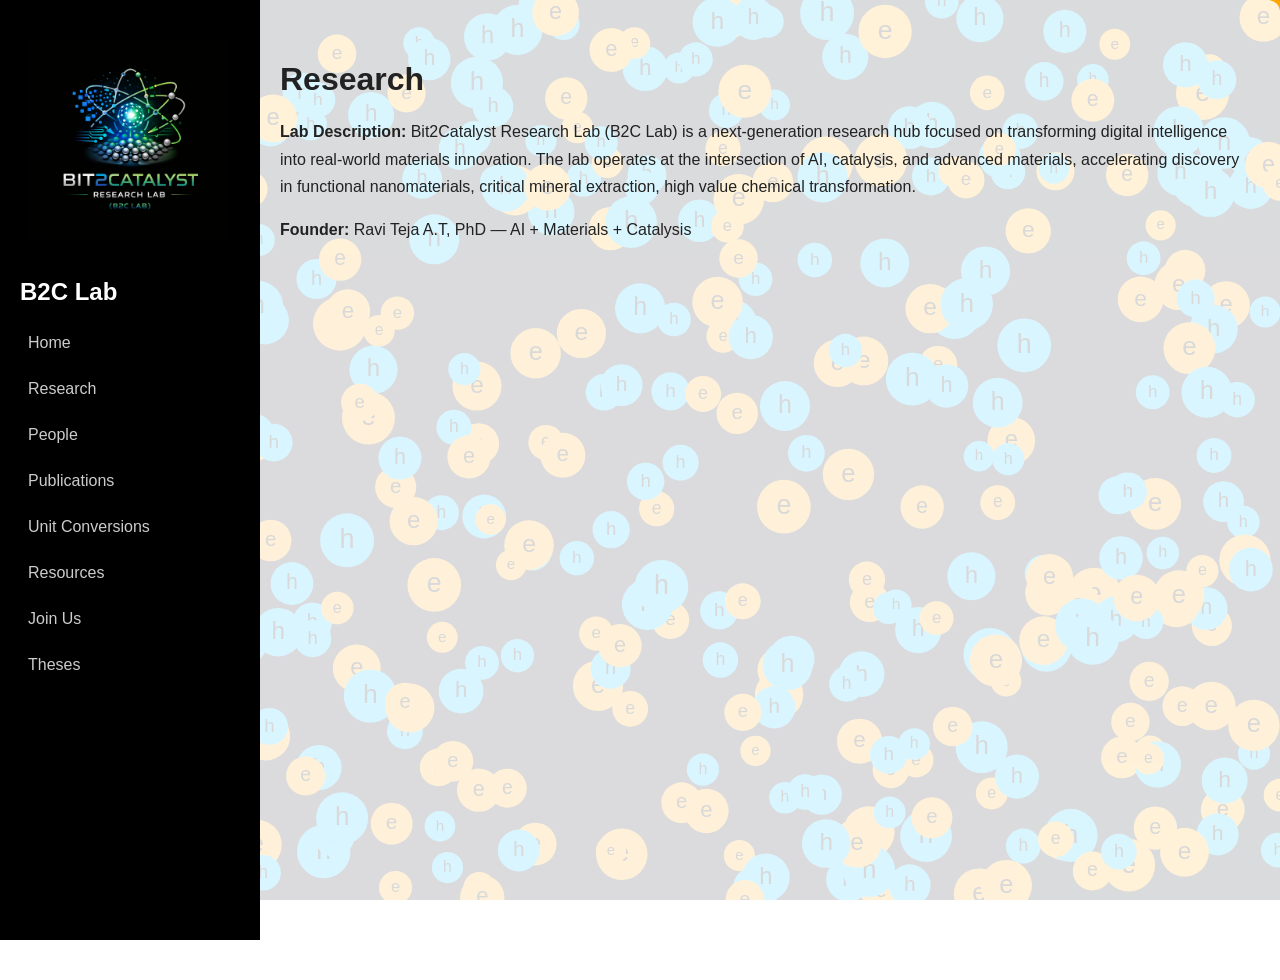
<file: index.html>
<!DOCTYPE html>
<html>
<head>
  <title>B2C Lab</title>
  <link rel="stylesheet" href="style.css">
  <link rel="icon" href="logo.png">
</head>

<body>

<div class="sidebar">
  <a href="index.html">
  <img src="logo.png" class="logo">
    
</a>
  <h2>B2C Lab</h2>
<a href="index.html">Home</a>
<a href="research.html">Research</a>
<a href="people.html">People</a>
<a href="publications.html">Publications</a>
<a href="conversions.html">Unit Conversions</a>
<a href="resources.html">Resources</a>
<a href="join.html">Join Us</a>
<a href="theses.html">Theses</a>
</div>

<canvas id="bg"></canvas>
<div class="content">
  <h1>Research</h1>

  <p><b>Lab Description:</b> Bit2Catalyst Research Lab (B2C Lab) is a next-generation research hub focused on transforming digital intelligence into real-world materials innovation. The lab operates at the intersection of AI, catalysis, and advanced materials, accelerating discovery in functional nanomaterials, critical mineral extraction, high value chemical transformation.</p>

  <p><b>Founder:</b> Ravi Teja A.T, PhD — AI + Materials + Catalysis</p>
</div>
<script src="script.js"></script>
</body>
</html>
</file>
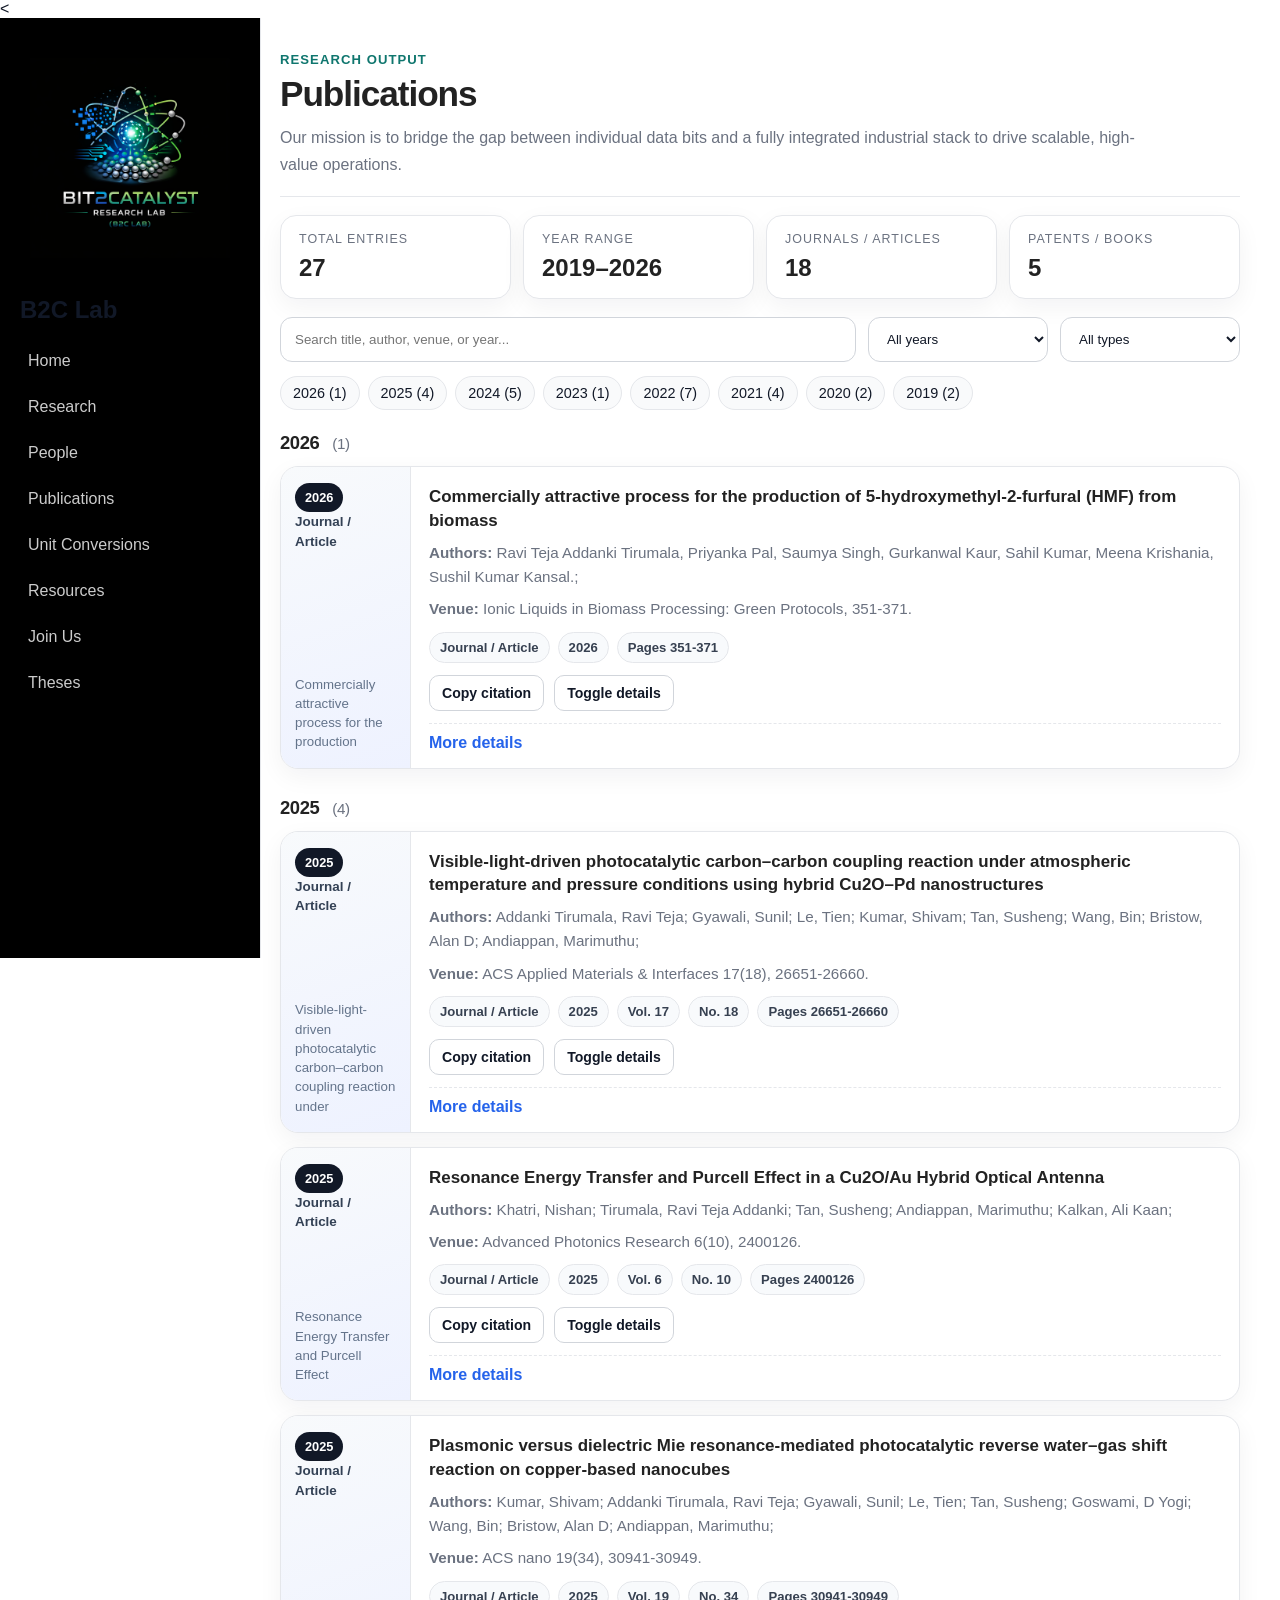
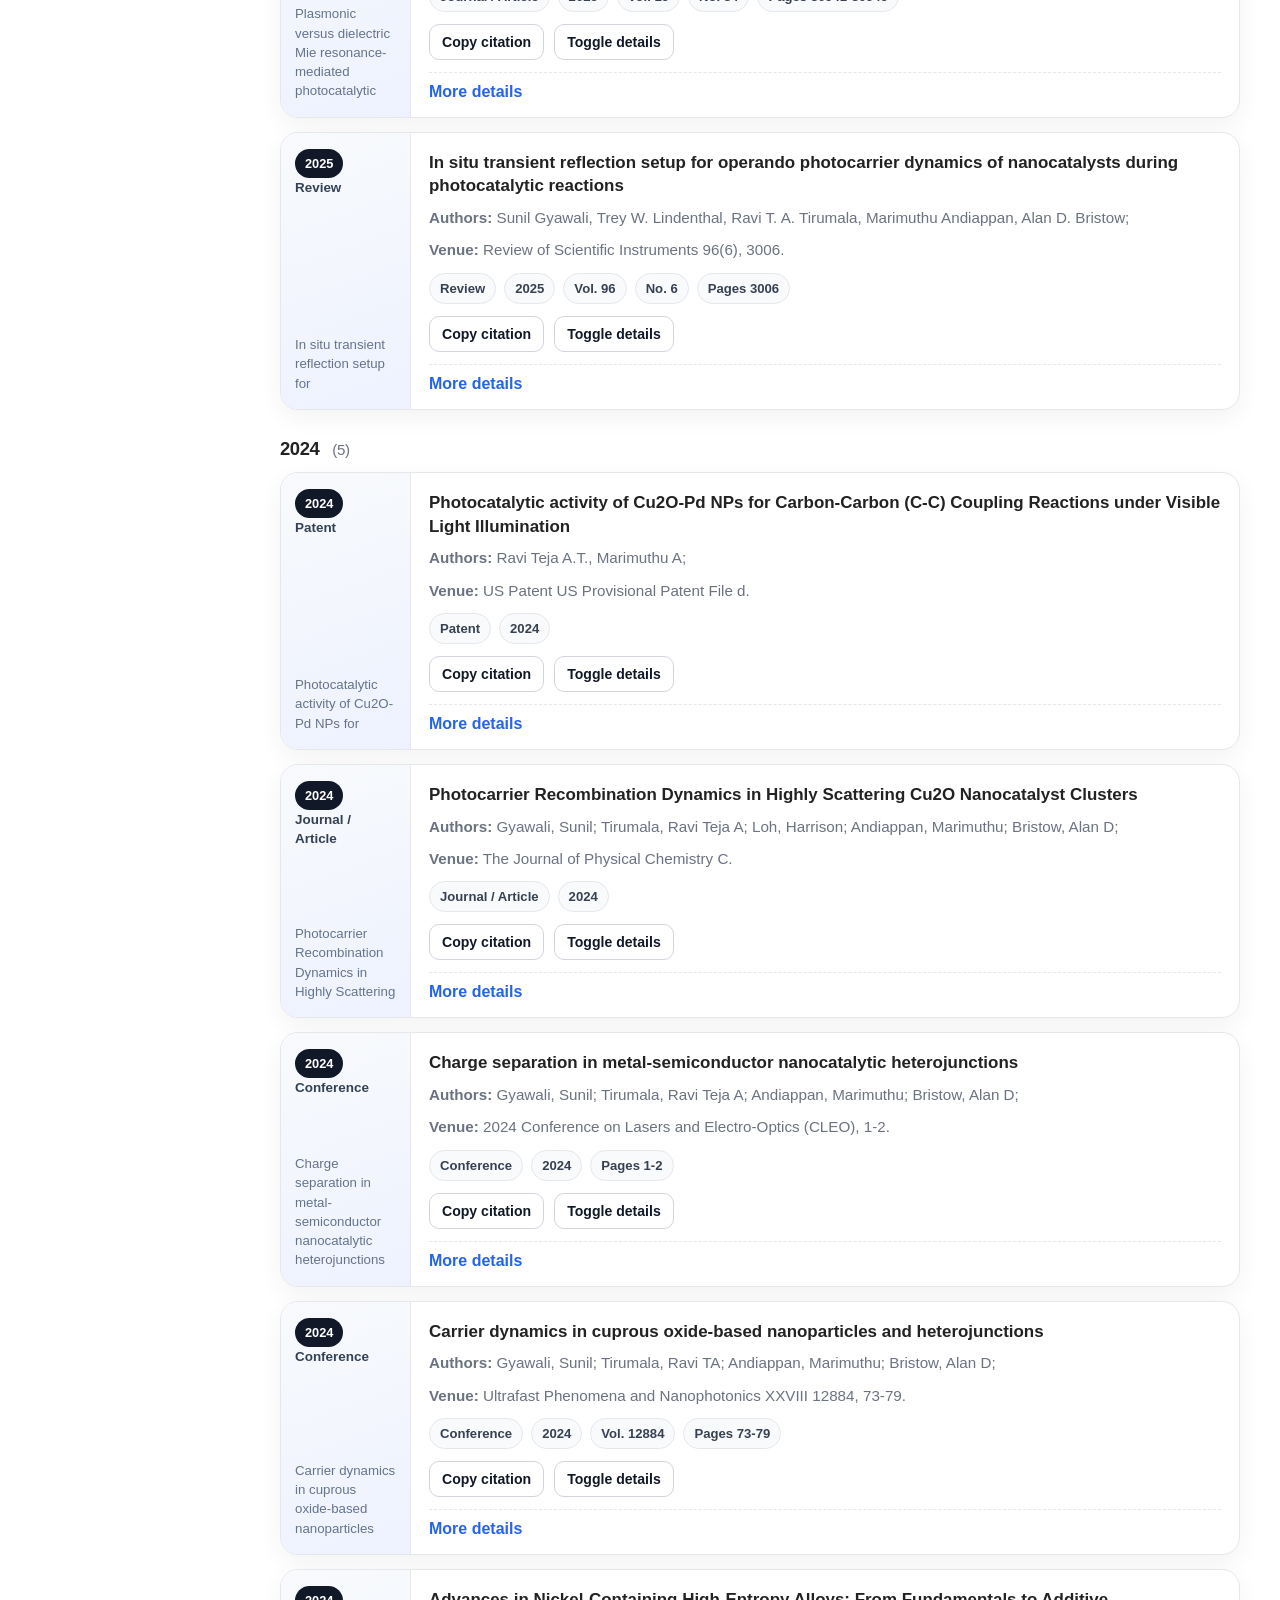
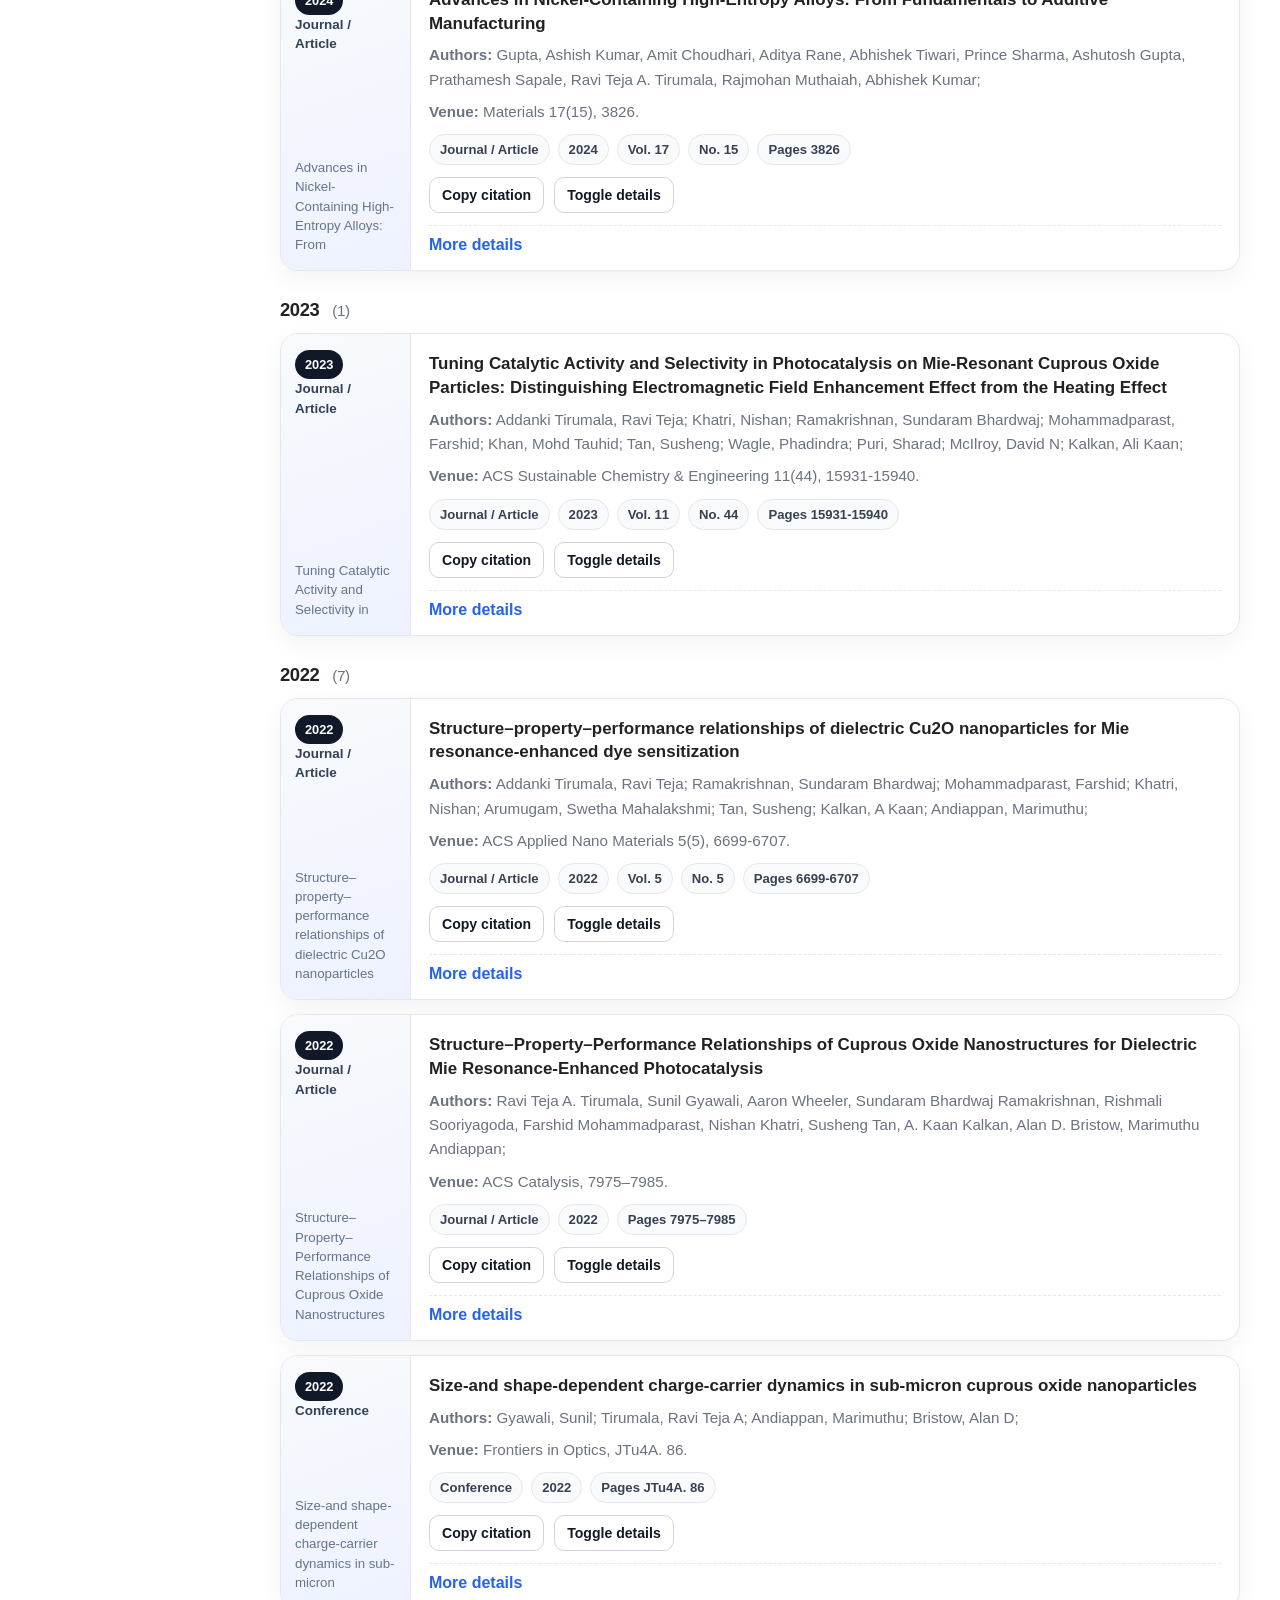
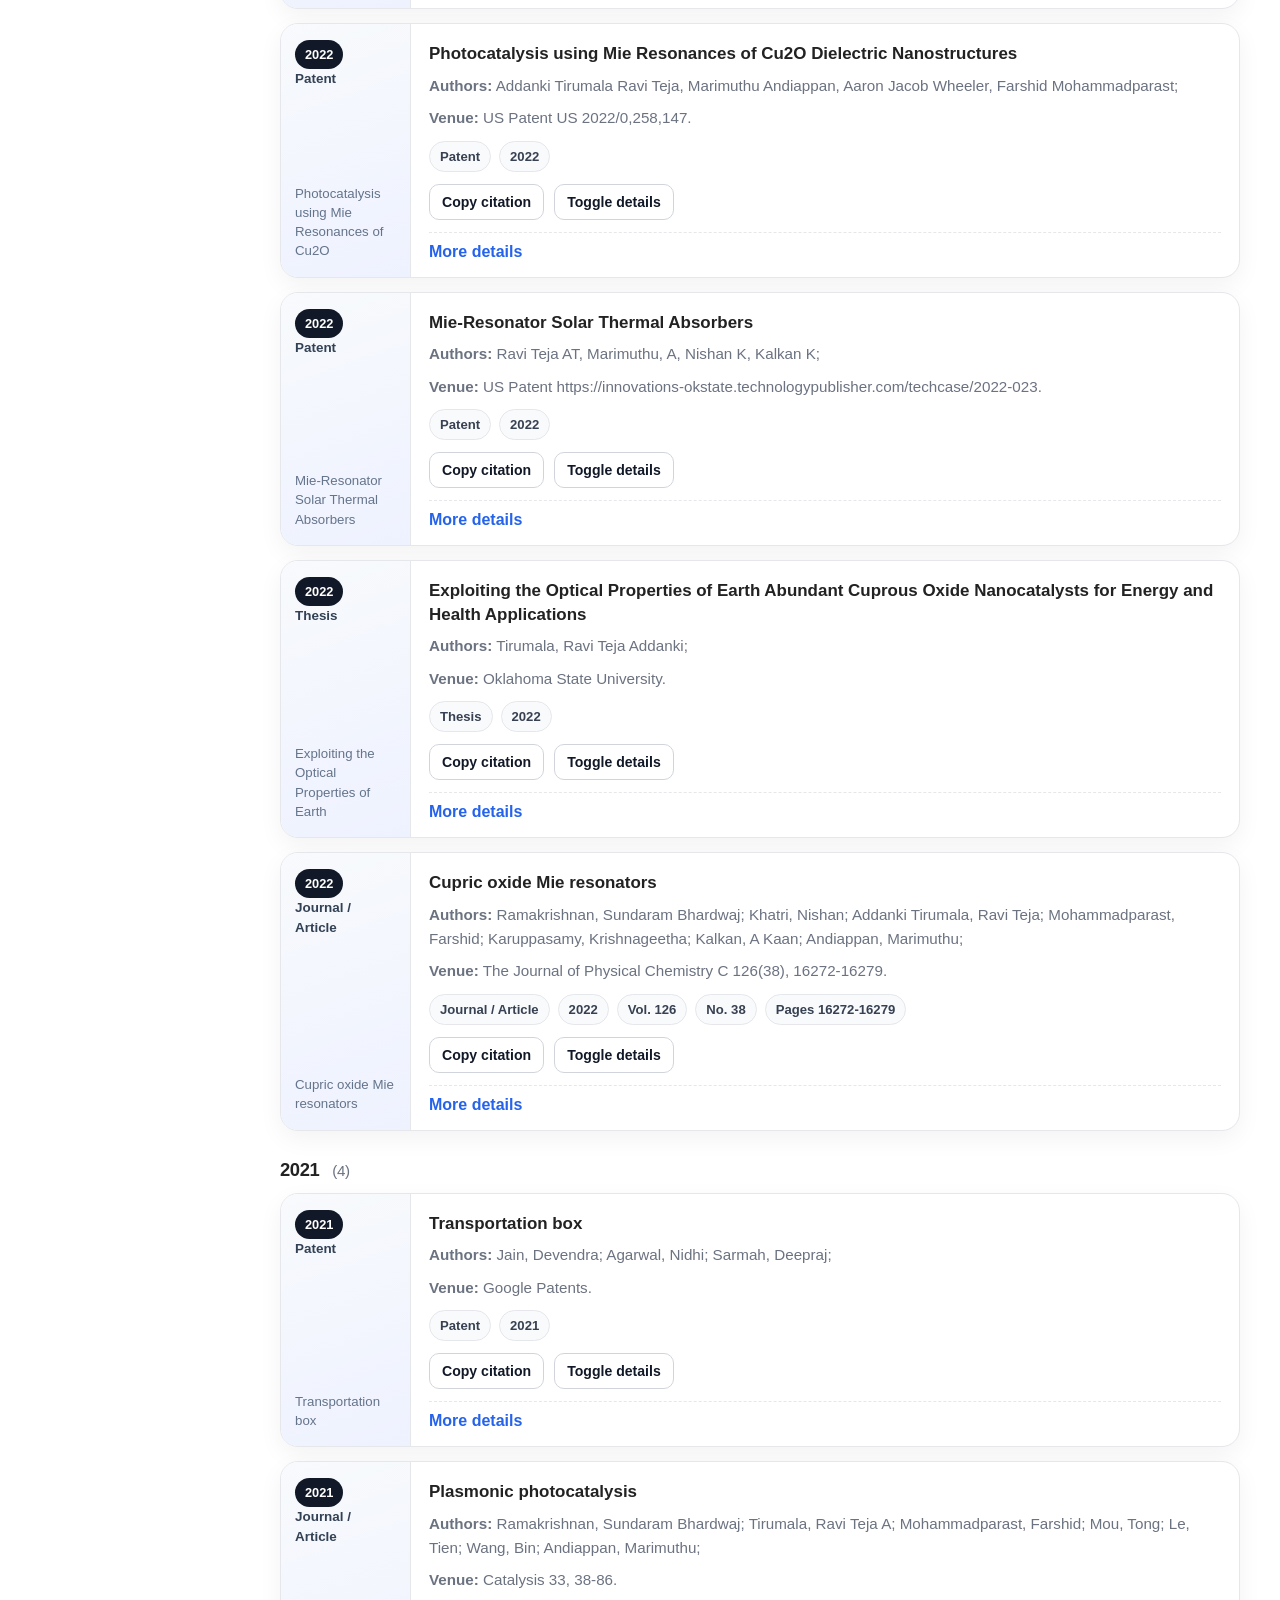
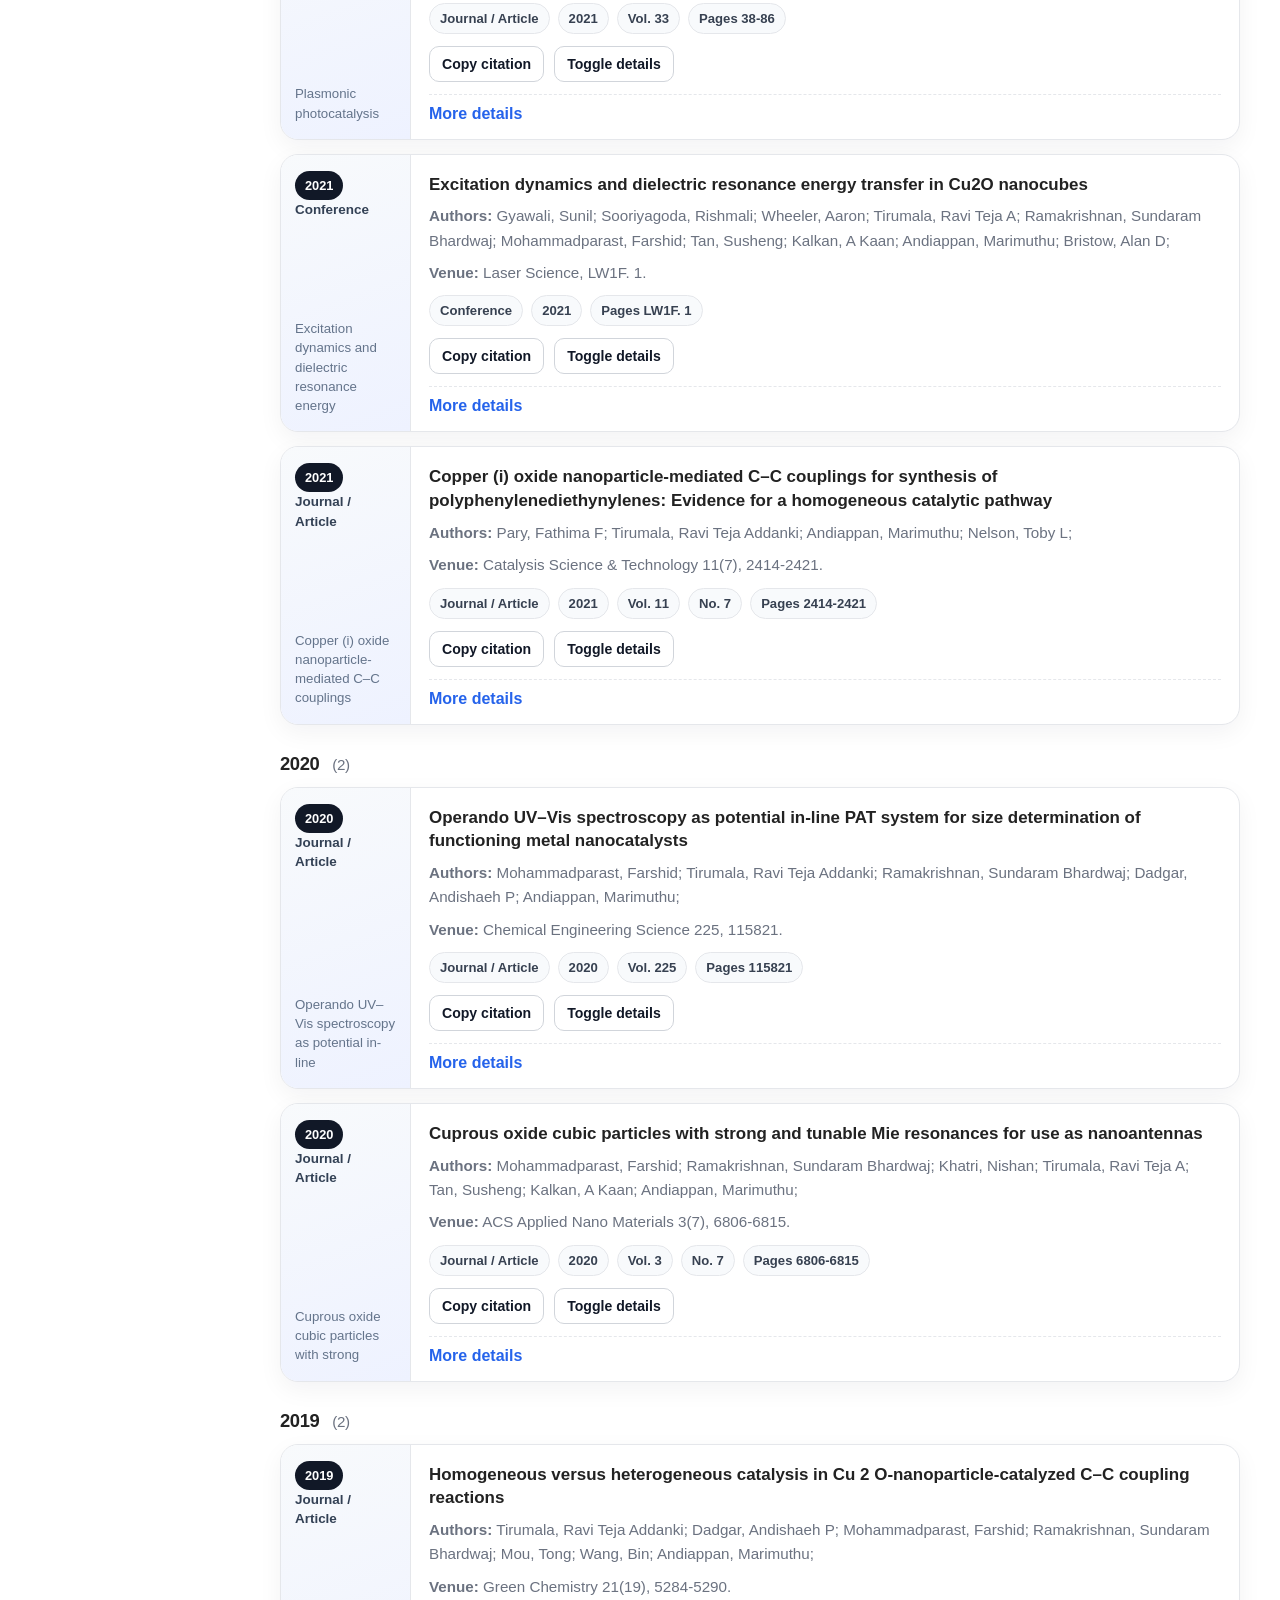
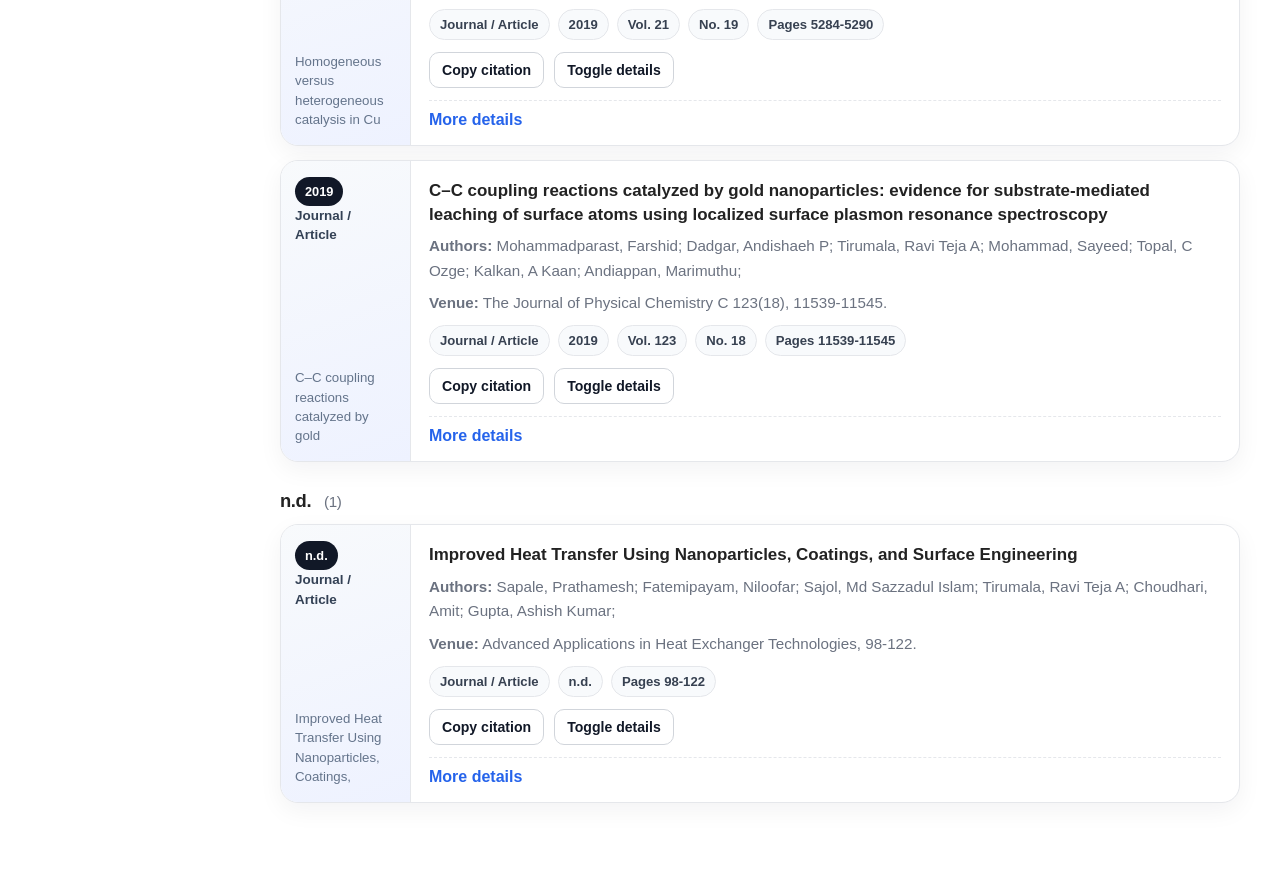
<file: publications.html>
<<!DOCTYPE html>
<html lang="en">
<head>
  <meta charset="UTF-8" />
  <meta name="viewport" content="width=device-width, initial-scale=1.0" />
  <title>B2C Lab | Publications</title>
  <link rel="stylesheet" href="style.css" />
  <link rel="icon" href="logo.png" />
  <style>
    :root {
      --bg: #ffffff;
      --panel: #ffffff;
      --panel-soft: #fafafa;
      --ink: #111827;
      --muted: #6b7280;
      --line: #e5e7eb;
      --line-strong: #d1d5db;
      --accent: #0f766e;
      --accent-2: #2563eb;
      --shadow: 0 8px 24px rgba(17, 24, 39, 0.05);
    }

    body {
      margin: 0;
      background: var(--bg);
      color: var(--ink);
      font-family: Arial, Helvetica, sans-serif;
    }

    .sidebar {
      background: #000;
      color: var(--ink);
      border-right: 1px solid var(--line);
    }

    .sidebar a {
      color: #ccc;
    }

    .sidebar a:hover {
      background: #111;
      color:  #00ff9c;
    }

    .content {
      margin-left: 240px;
      padding: 34px 40px 60px;
      max-width: 1200px;
      min-height: 100vh;
    }

    .hero {
      padding: 0 0 18px 0;
      border-bottom: 1px solid var(--line);
      margin-bottom: 18px;
    }

    .eyebrow {
      display: inline-flex;
      align-items: center;
      gap: 8px;
      font-size: 0.82rem;
      font-weight: 700;
      letter-spacing: 0.08em;
      text-transform: uppercase;
      color: var(--accent);
      margin-bottom: 8px;
    }

    h1 {
      margin: 0 0 10px 0;
      font-size: 2.2rem;
      line-height: 1.1;
      letter-spacing: -0.03em;
    }

    .hero p {
      margin: 0;
      color: var(--muted);
      max-width: 880px;
      line-height: 1.7;
    }

    .stats {
      display: grid;
      grid-template-columns: repeat(4, minmax(0, 1fr));
      gap: 12px;
      margin: 18px 0 18px;
    }

    .stat {
      background: var(--panel);
      border: 1px solid var(--line);
      border-radius: 16px;
      padding: 16px 18px;
      box-shadow: var(--shadow);
    }

    .stat .label {
      font-size: 0.78rem;
      letter-spacing: 0.08em;
      text-transform: uppercase;
      color: var(--muted);
      margin-bottom: 8px;
    }

    .stat .value {
      font-size: 1.5rem;
      font-weight: 700;
    }

    .toolbar {
      display: grid;
      grid-template-columns: 1fr 180px 180px;
      gap: 12px;
      margin-bottom: 14px;
    }

    .toolbar input,
    .toolbar select {
      width: 100%;
      box-sizing: border-box;
      padding: 13px 14px;
      border-radius: 12px;
      border: 1px solid var(--line-strong);
      background: #fff;
      color: var(--ink);
      outline: none;
    }

    .toolbar input:focus,
    .toolbar select:focus {
      border-color: rgba(37, 99, 235, 0.35);
      box-shadow: 0 0 0 3px rgba(37, 99, 235, 0.08);
    }

    .toc {
      display: flex;
      flex-wrap: wrap;
      gap: 8px;
      margin: 12px 0 22px;
    }

    .toc a {
      text-decoration: none;
      color: var(--ink);
      background: #f9fafb;
      border: 1px solid var(--line);
      border-radius: 999px;
      padding: 8px 12px;
      font-size: 0.9rem;
    }

    .toc a:hover {
      border-color: rgba(15, 118, 110, 0.35);
      color: var(--accent);
    }

    .section {
      margin-bottom: 28px;
    }

    .section h2 {
      margin: 0 0 12px 0;
      font-size: 1.15rem;
      letter-spacing: -0.02em;
    }

    .section h2 span {
      color: var(--muted);
      font-weight: 400;
      font-size: 0.95rem;
      margin-left: 8px;
    }

    .pub-list {
      display: grid;
      gap: 14px;
    }

    .pub-card {
      display: grid;
      grid-template-columns: 130px 1fr;
      border: 1px solid var(--line);
      border-radius: 18px;
      overflow: hidden;
      background: #fff;
      box-shadow: var(--shadow);
    }

    .cover {
      background: linear-gradient(160deg, #f8fafc, #eef2ff);
      border-right: 1px solid var(--line);
      padding: 16px 14px;
      display: flex;
      flex-direction: column;
      justify-content: space-between;
      gap: 10px;
    }

    .cover .year {
      display: inline-flex;
      width: fit-content;
      padding: 7px 10px;
      border-radius: 999px;
      background: #111827;
      color: #fff;
      font-size: 0.8rem;
      font-weight: 700;
    }

    .cover .type {
      font-size: 0.84rem;
      color: #334155;
      line-height: 1.45;
      font-weight: 700;
    }

    .cover .tagline {
      font-size: 0.83rem;
      color: #64748b;
      line-height: 1.45;
    }

    .body {
      padding: 18px 18px 16px;
    }

    .title {
      margin: 0 0 8px 0;
      font-size: 1.06rem;
      line-height: 1.4;
    }

    .authors,
    .venue,
    .source {
      margin: 0 0 8px 0;
      color: var(--muted);
      line-height: 1.6;
      font-size: 0.95rem;
    }

    .meta-row {
      display: flex;
      flex-wrap: wrap;
      gap: 8px;
      margin: 10px 0 12px;
    }

    .pill {
      display: inline-flex;
      align-items: center;
      gap: 6px;
      padding: 7px 10px;
      border-radius: 999px;
      background: #f8fafc;
      border: 1px solid var(--line);
      font-size: 0.82rem;
      font-weight: 700;
      color: #374151;
    }

    .actions {
      display: flex;
      flex-wrap: wrap;
      gap: 10px;
      margin-top: 12px;
    }

    .btn {
      appearance: none;
      border: 1px solid var(--line-strong);
      background: #fff;
      color: var(--ink);
      border-radius: 10px;
      padding: 9px 12px;
      font-weight: 700;
      font-size: 0.88rem;
      cursor: pointer;
      text-decoration: none;
    }

    .btn:hover {
      border-color: rgba(15, 118, 110, 0.35);
      color: var(--accent);
    }

    details {
      margin-top: 12px;
      border-top: 1px dashed var(--line);
      padding-top: 10px;
    }

    summary {
      cursor: pointer;
      color: var(--accent-2);
      font-weight: 700;
      list-style: none;
    }

    summary::-webkit-details-marker {
      display: none;
    }

    .detail-grid {
      display: grid;
      gap: 6px;
      margin-top: 10px;
      color: var(--muted);
      font-size: 0.92rem;
    }

    .empty {
      display: none;
      padding: 24px;
      border: 1px dashed var(--line-strong);
      border-radius: 16px;
      color: var(--muted);
      background: #fff;
    }

    @media (max-width: 980px) {
      .content {
        margin-left: 0;
        padding: 22px 16px 48px;
      }

      .sidebar {
        position: static;
        width: auto;
        height: auto;
      }

      .stats,
      .toolbar,
      .pub-card {
        grid-template-columns: 1fr;
      }

      .cover {
        border-right: 0;
        border-bottom: 1px solid var(--line);
      }
    }
  </style>
</head>
<body>

<div class="sidebar">
  <a href="index.html"><img src="logo.png" class="logo" alt="B2C Lab logo"></a>
  <h2>B2C Lab</h2>
  <a href="index.html">Home</a>
  <a href="research.html">Research</a>
  <a href="people.html">People</a>
  <a href="publications.html">Publications</a>
  <a href="conversions.html">Unit Conversions</a>
  <a href="resources.html">Resources</a>
  <a href="join.html">Join Us</a>
  <a href="theses.html">Theses</a>
</div>

<div class="content">
  <div class="hero">
    <div class="eyebrow">RESEARCH OUTPUT</div>
    <h1>Publications</h1>
    <p>Our mission is to bridge the gap between individual data bits and a fully integrated industrial stack to drive scalable, high-value operations.</p>
  </div>

  <div class="stats">
    <div class="stat"><div class="label">Total entries</div><div class="value">27</div></div>
    <div class="stat"><div class="label">Year range</div><div class="value">2019–2026</div></div>
    <div class="stat"><div class="label">Journals / articles</div><div class="value">18</div></div>
    <div class="stat"><div class="label">Patents / books</div><div class="value">5</div></div>
  </div>

  <div class="toolbar">
    <input id="search" type="search" placeholder="Search title, author, venue, or year..." />
    <select id="yearFilter">
      <option value="all">All years</option>
    </select>
    <select id="typeFilter">
      <option value="all">All types</option>
    </select>
  </div>

  <nav class="toc" id="toc"></nav>

  <div id="list"></div>
  <div id="empty" class="empty">No publications match your filters.</div>
</div>

<script>
const publications = [{"Authors": "Ravi Teja Addanki Tirumala, Priyanka Pal, Saumya Singh, Gurkanwal Kaur, Sahil Kumar, Meena Krishania, Sushil Kumar Kansal.;", "Title": "Commercially attractive process for the production of 5-hydroxymethyl-2-furfural (HMF) from biomass", "Publication": "Ionic Liquids in Biomass Processing: Green Protocols", "Volume": "", "Number": "", "Pages": "351-371", "Year": "2026", "Publisher": "Elsevier Science", "Type": "Journal / Article", "YearDisplay": "2026", "AuthorsShort": "Ravi Teja Addanki Tirumala, Priyanka Pal, Saumya Singh, Gurkanwal Kaur, Sahil Kumar, Meena Krishania, Sushil Kumar Kansal.", "Citation": "Ravi Teja Addanki Tirumala, Priyanka Pal, Saumya Singh, Gurkanwal Kaur, Sahil Kumar, Meena Krishania, Sushil Kumar Kansal. (2026). Commercially attractive process for the production of 5-hydroxymethyl-2-furfural (HMF) from biomass. Ionic Liquids in Biomass Processing: Green Protocols, 351-371."}, {"Authors": "Addanki Tirumala, Ravi Teja; Gyawali, Sunil; Le, Tien; Kumar, Shivam; Tan, Susheng; Wang, Bin; Bristow, Alan D; Andiappan, Marimuthu;", "Title": "Visible-light-driven photocatalytic carbon–carbon coupling reaction under atmospheric temperature and pressure conditions using hybrid Cu2O–Pd nanostructures", "Publication": "ACS Applied Materials & Interfaces", "Volume": "17", "Number": "18", "Pages": "26651-26660", "Year": "2025", "Publisher": "American Chemical Society", "Type": "Journal / Article", "YearDisplay": "2025", "AuthorsShort": "Addanki Tirumala, Ravi Teja; Gyawali, Sunil; Le, Tien; et al.", "Citation": "Addanki Tirumala, Ravi Teja; Gyawali, Sunil; Le, Tien; Kumar, Shivam; Tan, Susheng; Wang, Bin; Bristow, Alan D; Andiappan, Marimuthu (2025). Visible-light-driven photocatalytic carbon–carbon coupling reaction under atmospheric temperature and pressure conditions using hybrid Cu2O–Pd nanostructures. ACS Applied Materials & Interfaces 17(18), 26651-26660."}, {"Authors": "Khatri, Nishan; Tirumala, Ravi Teja Addanki; Tan, Susheng; Andiappan, Marimuthu; Kalkan, Ali Kaan;", "Title": "Resonance Energy Transfer and Purcell Effect in a Cu2O/Au Hybrid Optical Antenna", "Publication": "Advanced Photonics Research", "Volume": "6", "Number": "10", "Pages": "2400126", "Year": "2025", "Publisher": "Wiley Online Library", "Type": "Journal / Article", "YearDisplay": "2025", "AuthorsShort": "Khatri, Nishan; Tirumala, Ravi Teja Addanki; Tan, Susheng; et al.", "Citation": "Khatri, Nishan; Tirumala, Ravi Teja Addanki; Tan, Susheng; Andiappan, Marimuthu; Kalkan, Ali Kaan (2025). Resonance Energy Transfer and Purcell Effect in a Cu2O/Au Hybrid Optical Antenna. Advanced Photonics Research 6(10), 2400126."}, {"Authors": "Kumar, Shivam; Addanki Tirumala, Ravi Teja; Gyawali, Sunil; Le, Tien; Tan, Susheng; Goswami, D Yogi; Wang, Bin; Bristow, Alan D; Andiappan, Marimuthu;", "Title": "Plasmonic versus dielectric Mie resonance-mediated photocatalytic reverse water–gas shift reaction on copper-based nanocubes", "Publication": "ACS nano", "Volume": "19", "Number": "34", "Pages": "30941-30949", "Year": "2025", "Publisher": "American Chemical Society", "Type": "Journal / Article", "YearDisplay": "2025", "AuthorsShort": "Kumar, Shivam; Addanki Tirumala, Ravi Teja; Gyawali, Sunil; et al.", "Citation": "Kumar, Shivam; Addanki Tirumala, Ravi Teja; Gyawali, Sunil; Le, Tien; Tan, Susheng; Goswami, D Yogi; Wang, Bin; Bristow, Alan D; Andiappan, Marimuthu (2025). Plasmonic versus dielectric Mie resonance-mediated photocatalytic reverse water–gas shift reaction on copper-based nanocubes. ACS nano 19(34), 30941-30949."}, {"Authors": "Sunil Gyawali, Trey W. Lindenthal, Ravi T. A. Tirumala, Marimuthu Andiappan, Alan D. Bristow;", "Title": "In situ transient reflection setup for operando photocarrier dynamics of nanocatalysts during photocatalytic reactions", "Publication": "Review of Scientific Instruments", "Volume": "96", "Number": "6", "Pages": "3006", "Year": "2025", "Publisher": "AIP Publishing", "Type": "Review", "YearDisplay": "2025", "AuthorsShort": "Sunil Gyawali, Trey W. Lindenthal, Ravi T. A. Tirumala, Marimuthu Andiappan, Alan D. Bristow", "Citation": "Sunil Gyawali, Trey W. Lindenthal, Ravi T. A. Tirumala, Marimuthu Andiappan, Alan D. Bristow (2025). In situ transient reflection setup for operando photocarrier dynamics of nanocatalysts during photocatalytic reactions. Review of Scientific Instruments 96(6), 3006."}, {"Authors": "Ravi Teja A.T., Marimuthu A;", "Title": "Photocatalytic activity of Cu2O-Pd NPs for Carbon-Carbon (C-C) Coupling Reactions under Visible Light Illumination", "Publication": "", "Volume": "", "Number": "", "Pages": "", "Year": "2024", "Publisher": "US Patent US Provisional Patent File d", "Type": "Patent", "YearDisplay": "2024", "AuthorsShort": "Ravi Teja A.T., Marimuthu A", "Citation": "Ravi Teja A.T., Marimuthu A (2024). Photocatalytic activity of Cu2O-Pd NPs for Carbon-Carbon (C-C) Coupling Reactions under Visible Light Illumination. US Patent US Provisional Patent File d."}, {"Authors": "Gyawali, Sunil; Tirumala, Ravi Teja A; Loh, Harrison; Andiappan, Marimuthu; Bristow, Alan D;", "Title": "Photocarrier Recombination Dynamics in Highly Scattering Cu2O Nanocatalyst Clusters", "Publication": "The Journal of Physical Chemistry C", "Volume": "", "Number": "", "Pages": "", "Year": "2024", "Publisher": "ACS Publications", "Type": "Journal / Article", "YearDisplay": "2024", "AuthorsShort": "Gyawali, Sunil; Tirumala, Ravi Teja A; Loh, Harrison; et al.", "Citation": "Gyawali, Sunil; Tirumala, Ravi Teja A; Loh, Harrison; Andiappan, Marimuthu; Bristow, Alan D (2024). Photocarrier Recombination Dynamics in Highly Scattering Cu2O Nanocatalyst Clusters. The Journal of Physical Chemistry C."}, {"Authors": "Gyawali, Sunil; Tirumala, Ravi Teja A; Andiappan, Marimuthu; Bristow, Alan D;", "Title": "Charge separation in metal-semiconductor nanocatalytic heterojunctions", "Publication": "2024 Conference on Lasers and Electro-Optics (CLEO)", "Volume": "", "Number": "", "Pages": "1-2", "Year": "2024", "Publisher": "IEEE", "Type": "Conference", "YearDisplay": "2024", "AuthorsShort": "Gyawali, Sunil; Tirumala, Ravi Teja A; Andiappan, Marimuthu; et al.", "Citation": "Gyawali, Sunil; Tirumala, Ravi Teja A; Andiappan, Marimuthu; Bristow, Alan D (2024). Charge separation in metal-semiconductor nanocatalytic heterojunctions. 2024 Conference on Lasers and Electro-Optics (CLEO), 1-2."}, {"Authors": "Gyawali, Sunil; Tirumala, Ravi TA; Andiappan, Marimuthu; Bristow, Alan D;", "Title": "Carrier dynamics in cuprous oxide-based nanoparticles and heterojunctions", "Publication": "Ultrafast Phenomena and Nanophotonics XXVIII", "Volume": "12884", "Number": "", "Pages": "73-79", "Year": "2024", "Publisher": "SPIE", "Type": "Conference", "YearDisplay": "2024", "AuthorsShort": "Gyawali, Sunil; Tirumala, Ravi TA; Andiappan, Marimuthu; et al.", "Citation": "Gyawali, Sunil; Tirumala, Ravi TA; Andiappan, Marimuthu; Bristow, Alan D (2024). Carrier dynamics in cuprous oxide-based nanoparticles and heterojunctions. Ultrafast Phenomena and Nanophotonics XXVIII 12884, 73-79."}, {"Authors": "Gupta, Ashish Kumar, Amit Choudhari, Aditya Rane, Abhishek Tiwari, Prince Sharma, Ashutosh Gupta, Prathamesh Sapale, Ravi Teja A. Tirumala, Rajmohan Muthaiah, Abhishek Kumar;", "Title": "Advances in Nickel-Containing High-Entropy Alloys: From Fundamentals to Additive Manufacturing", "Publication": "Materials", "Volume": "17", "Number": "15", "Pages": "3826", "Year": "2024", "Publisher": "MDPI", "Type": "Journal / Article", "YearDisplay": "2024", "AuthorsShort": "Gupta, Ashish Kumar, Amit Choudhari, Aditya Rane, Abhishek Tiwari, Prince Sharma, Ashutosh Gupta, Prathamesh Sapale, Ravi Teja A. Tirumala, Rajmohan Muthaiah, Abhishek Kumar", "Citation": "Gupta, Ashish Kumar, Amit Choudhari, Aditya Rane, Abhishek Tiwari, Prince Sharma, Ashutosh Gupta, Prathamesh Sapale, Ravi Teja A. Tirumala, Rajmohan Muthaiah, Abhishek Kumar (2024). Advances in Nickel-Containing High-Entropy Alloys: From Fundamentals to Additive Manufacturing. Materials 17(15), 3826."}, {"Authors": "Addanki Tirumala, Ravi Teja; Khatri, Nishan; Ramakrishnan, Sundaram Bhardwaj; Mohammadparast, Farshid; Khan, Mohd Tauhid; Tan, Susheng; Wagle, Phadindra; Puri, Sharad; McIlroy, David N; Kalkan, Ali Kaan;", "Title": "Tuning Catalytic Activity and Selectivity in Photocatalysis on Mie-Resonant Cuprous Oxide Particles: Distinguishing Electromagnetic Field Enhancement Effect from the Heating Effect", "Publication": "ACS Sustainable Chemistry & Engineering", "Volume": "11", "Number": "44", "Pages": "15931-15940", "Year": "2023", "Publisher": "American Chemical Society", "Type": "Journal / Article", "YearDisplay": "2023", "AuthorsShort": "Addanki Tirumala, Ravi Teja; Khatri, Nishan; Ramakrishnan, Sundaram Bhardwaj; et al.", "Citation": "Addanki Tirumala, Ravi Teja; Khatri, Nishan; Ramakrishnan, Sundaram Bhardwaj; Mohammadparast, Farshid; Khan, Mohd Tauhid; Tan, Susheng; Wagle, Phadindra; Puri, Sharad; McIlroy, David N; Kalkan, Ali Kaan (2023). Tuning Catalytic Activity and Selectivity in Photocatalysis on Mie-Resonant Cuprous Oxide Particles: Distinguishing Electromagnetic Field Enhancement Effect from the Heating Effect. ACS Sustainable Chemistry & Engineering 11(44), 15931-15940."}, {"Authors": "Addanki Tirumala, Ravi Teja; Ramakrishnan, Sundaram Bhardwaj; Mohammadparast, Farshid; Khatri, Nishan; Arumugam, Swetha Mahalakshmi; Tan, Susheng; Kalkan, A Kaan; Andiappan, Marimuthu;", "Title": "Structure–property–performance relationships of dielectric Cu2O nanoparticles for Mie resonance-enhanced dye sensitization", "Publication": "ACS Applied Nano Materials", "Volume": "5", "Number": "5", "Pages": "6699-6707", "Year": "2022", "Publisher": "American Chemical Society", "Type": "Journal / Article", "YearDisplay": "2022", "AuthorsShort": "Addanki Tirumala, Ravi Teja; Ramakrishnan, Sundaram Bhardwaj; Mohammadparast, Farshid; et al.", "Citation": "Addanki Tirumala, Ravi Teja; Ramakrishnan, Sundaram Bhardwaj; Mohammadparast, Farshid; Khatri, Nishan; Arumugam, Swetha Mahalakshmi; Tan, Susheng; Kalkan, A Kaan; Andiappan, Marimuthu (2022). Structure–property–performance relationships of dielectric Cu2O nanoparticles for Mie resonance-enhanced dye sensitization. ACS Applied Nano Materials 5(5), 6699-6707."}, {"Authors": "Ravi Teja A. Tirumala, Sunil Gyawali, Aaron Wheeler, Sundaram Bhardwaj Ramakrishnan, Rishmali Sooriyagoda, Farshid Mohammadparast, Nishan Khatri, Susheng Tan, A. Kaan Kalkan, Alan D. Bristow, Marimuthu Andiappan;", "Title": "Structure–Property–Performance Relationships of Cuprous Oxide Nanostructures for Dielectric Mie Resonance-Enhanced Photocatalysis", "Publication": "ACS Catalysis", "Volume": "", "Number": "", "Pages": "7975–7985", "Year": "2022", "Publisher": "ACS", "Type": "Journal / Article", "YearDisplay": "2022", "AuthorsShort": "Ravi Teja A. Tirumala, Sunil Gyawali, Aaron Wheeler, Sundaram Bhardwaj Ramakrishnan, Rishmali Sooriyagoda, Farshid Mohammadparast, Nishan Khatri, Susheng Tan, A. Kaan Kalkan, Alan D. Bristow, Marimuthu Andiappan", "Citation": "Ravi Teja A. Tirumala, Sunil Gyawali, Aaron Wheeler, Sundaram Bhardwaj Ramakrishnan, Rishmali Sooriyagoda, Farshid Mohammadparast, Nishan Khatri, Susheng Tan, A. Kaan Kalkan, Alan D. Bristow, Marimuthu Andiappan (2022). Structure–Property–Performance Relationships of Cuprous Oxide Nanostructures for Dielectric Mie Resonance-Enhanced Photocatalysis. ACS Catalysis, 7975–7985."}, {"Authors": "Gyawali, Sunil; Tirumala, Ravi Teja A; Andiappan, Marimuthu; Bristow, Alan D;", "Title": "Size-and shape-dependent charge-carrier dynamics in sub-micron cuprous oxide nanoparticles", "Publication": "Frontiers in Optics", "Volume": "", "Number": "", "Pages": "JTu4A. 86", "Year": "2022", "Publisher": "Optica Publishing Group", "Type": "Conference", "YearDisplay": "2022", "AuthorsShort": "Gyawali, Sunil; Tirumala, Ravi Teja A; Andiappan, Marimuthu; et al.", "Citation": "Gyawali, Sunil; Tirumala, Ravi Teja A; Andiappan, Marimuthu; Bristow, Alan D (2022). Size-and shape-dependent charge-carrier dynamics in sub-micron cuprous oxide nanoparticles. Frontiers in Optics, JTu4A. 86."}, {"Authors": "Addanki Tirumala Ravi Teja, Marimuthu Andiappan, Aaron Jacob Wheeler, Farshid Mohammadparast;", "Title": "Photocatalysis using Mie Resonances of Cu2O Dielectric Nanostructures", "Publication": "", "Volume": "", "Number": "", "Pages": "", "Year": "2022", "Publisher": "US Patent US 2022/0,258,147", "Type": "Patent", "YearDisplay": "2022", "AuthorsShort": "Addanki Tirumala Ravi Teja, Marimuthu Andiappan, Aaron Jacob Wheeler, Farshid Mohammadparast", "Citation": "Addanki Tirumala Ravi Teja, Marimuthu Andiappan, Aaron Jacob Wheeler, Farshid Mohammadparast (2022). Photocatalysis using Mie Resonances of Cu2O Dielectric Nanostructures. US Patent US 2022/0,258,147."}, {"Authors": "Ravi Teja AT, Marimuthu, A, Nishan K, Kalkan K;", "Title": "Mie-Resonator Solar Thermal Absorbers", "Publication": "", "Volume": "", "Number": "", "Pages": "", "Year": "2022", "Publisher": "US Patent https://innovations-okstate.technologypublisher.com/techcase/2022-023", "Type": "Patent", "YearDisplay": "2022", "AuthorsShort": "Ravi Teja AT, Marimuthu, A, Nishan K, Kalkan K", "Citation": "Ravi Teja AT, Marimuthu, A, Nishan K, Kalkan K (2022). Mie-Resonator Solar Thermal Absorbers. US Patent https://innovations-okstate.technologypublisher.com/techcase/2022-023."}, {"Authors": "Tirumala, Ravi Teja Addanki;", "Title": "Exploiting the Optical Properties of Earth Abundant Cuprous Oxide Nanocatalysts for Energy and Health Applications", "Publication": "", "Volume": "", "Number": "", "Pages": "", "Year": "2022", "Publisher": "Oklahoma State University", "Type": "Thesis", "YearDisplay": "2022", "AuthorsShort": "Tirumala, Ravi Teja Addanki", "Citation": "Tirumala, Ravi Teja Addanki (2022). Exploiting the Optical Properties of Earth Abundant Cuprous Oxide Nanocatalysts for Energy and Health Applications. Oklahoma State University."}, {"Authors": "Ramakrishnan, Sundaram Bhardwaj; Khatri, Nishan; Addanki Tirumala, Ravi Teja; Mohammadparast, Farshid; Karuppasamy, Krishnageetha; Kalkan, A Kaan; Andiappan, Marimuthu;", "Title": "Cupric oxide Mie resonators", "Publication": "The Journal of Physical Chemistry C", "Volume": "126", "Number": "38", "Pages": "16272-16279", "Year": "2022", "Publisher": "American Chemical Society", "Type": "Journal / Article", "YearDisplay": "2022", "AuthorsShort": "Ramakrishnan, Sundaram Bhardwaj; Khatri, Nishan; Addanki Tirumala, Ravi Teja; et al.", "Citation": "Ramakrishnan, Sundaram Bhardwaj; Khatri, Nishan; Addanki Tirumala, Ravi Teja; Mohammadparast, Farshid; Karuppasamy, Krishnageetha; Kalkan, A Kaan; Andiappan, Marimuthu (2022). Cupric oxide Mie resonators. The Journal of Physical Chemistry C 126(38), 16272-16279."}, {"Authors": "Jain, Devendra; Agarwal, Nidhi; Sarmah, Deepraj;", "Title": "Transportation box", "Publication": "", "Volume": "", "Number": "", "Pages": "", "Year": "2021", "Publisher": "Google Patents", "Type": "Patent", "YearDisplay": "2021", "AuthorsShort": "Jain, Devendra; Agarwal, Nidhi; Sarmah, Deepraj", "Citation": "Jain, Devendra; Agarwal, Nidhi; Sarmah, Deepraj (2021). Transportation box. Google Patents."}, {"Authors": "Ramakrishnan, Sundaram Bhardwaj; Tirumala, Ravi Teja A; Mohammadparast, Farshid; Mou, Tong; Le, Tien; Wang, Bin; Andiappan, Marimuthu;", "Title": "Plasmonic photocatalysis", "Publication": "Catalysis", "Volume": "33", "Number": "", "Pages": "38-86", "Year": "2021", "Publisher": "Royal Society of Chemistry", "Type": "Journal / Article", "YearDisplay": "2021", "AuthorsShort": "Ramakrishnan, Sundaram Bhardwaj; Tirumala, Ravi Teja A; Mohammadparast, Farshid; et al.", "Citation": "Ramakrishnan, Sundaram Bhardwaj; Tirumala, Ravi Teja A; Mohammadparast, Farshid; Mou, Tong; Le, Tien; Wang, Bin; Andiappan, Marimuthu (2021). Plasmonic photocatalysis. Catalysis 33, 38-86."}, {"Authors": "Gyawali, Sunil; Sooriyagoda, Rishmali; Wheeler, Aaron; Tirumala, Ravi Teja A; Ramakrishnan, Sundaram Bhardwaj; Mohammadparast, Farshid; Tan, Susheng; Kalkan, A Kaan; Andiappan, Marimuthu; Bristow, Alan D;", "Title": "Excitation dynamics and dielectric resonance energy transfer in Cu2O nanocubes", "Publication": "Laser Science", "Volume": "", "Number": "", "Pages": "LW1F. 1", "Year": "2021", "Publisher": "Optica Publishing Group", "Type": "Conference", "YearDisplay": "2021", "AuthorsShort": "Gyawali, Sunil; Sooriyagoda, Rishmali; Wheeler, Aaron; et al.", "Citation": "Gyawali, Sunil; Sooriyagoda, Rishmali; Wheeler, Aaron; Tirumala, Ravi Teja A; Ramakrishnan, Sundaram Bhardwaj; Mohammadparast, Farshid; Tan, Susheng; Kalkan, A Kaan; Andiappan, Marimuthu; Bristow, Alan D (2021). Excitation dynamics and dielectric resonance energy transfer in Cu2O nanocubes. Laser Science, LW1F. 1."}, {"Authors": "Pary, Fathima F; Tirumala, Ravi Teja Addanki; Andiappan, Marimuthu; Nelson, Toby L;", "Title": "Copper (i) oxide nanoparticle-mediated C–C couplings for synthesis of polyphenylenediethynylenes: Evidence for a homogeneous catalytic pathway", "Publication": "Catalysis Science & Technology", "Volume": "11", "Number": "7", "Pages": "2414-2421", "Year": "2021", "Publisher": "Royal Society of Chemistry", "Type": "Journal / Article", "YearDisplay": "2021", "AuthorsShort": "Pary, Fathima F; Tirumala, Ravi Teja Addanki; Andiappan, Marimuthu; et al.", "Citation": "Pary, Fathima F; Tirumala, Ravi Teja Addanki; Andiappan, Marimuthu; Nelson, Toby L (2021). Copper (i) oxide nanoparticle-mediated C–C couplings for synthesis of polyphenylenediethynylenes: Evidence for a homogeneous catalytic pathway. Catalysis Science & Technology 11(7), 2414-2421."}, {"Authors": "Mohammadparast, Farshid; Tirumala, Ravi Teja Addanki; Ramakrishnan, Sundaram Bhardwaj; Dadgar, Andishaeh P; Andiappan, Marimuthu;", "Title": "Operando UV–Vis spectroscopy as potential in-line PAT system for size determination of functioning metal nanocatalysts", "Publication": "Chemical Engineering Science", "Volume": "225", "Number": "", "Pages": "115821", "Year": "2020", "Publisher": "Pergamon", "Type": "Journal / Article", "YearDisplay": "2020", "AuthorsShort": "Mohammadparast, Farshid; Tirumala, Ravi Teja Addanki; Ramakrishnan, Sundaram Bhardwaj; et al.", "Citation": "Mohammadparast, Farshid; Tirumala, Ravi Teja Addanki; Ramakrishnan, Sundaram Bhardwaj; Dadgar, Andishaeh P; Andiappan, Marimuthu (2020). Operando UV–Vis spectroscopy as potential in-line PAT system for size determination of functioning metal nanocatalysts. Chemical Engineering Science 225, 115821."}, {"Authors": "Mohammadparast, Farshid; Ramakrishnan, Sundaram Bhardwaj; Khatri, Nishan; Tirumala, Ravi Teja A; Tan, Susheng; Kalkan, A Kaan; Andiappan, Marimuthu;", "Title": "Cuprous oxide cubic particles with strong and tunable Mie resonances for use as nanoantennas", "Publication": "ACS Applied Nano Materials", "Volume": "3", "Number": "7", "Pages": "6806-6815", "Year": "2020", "Publisher": "American Chemical Society", "Type": "Journal / Article", "YearDisplay": "2020", "AuthorsShort": "Mohammadparast, Farshid; Ramakrishnan, Sundaram Bhardwaj; Khatri, Nishan; et al.", "Citation": "Mohammadparast, Farshid; Ramakrishnan, Sundaram Bhardwaj; Khatri, Nishan; Tirumala, Ravi Teja A; Tan, Susheng; Kalkan, A Kaan; Andiappan, Marimuthu (2020). Cuprous oxide cubic particles with strong and tunable Mie resonances for use as nanoantennas. ACS Applied Nano Materials 3(7), 6806-6815."}, {"Authors": "Tirumala, Ravi Teja Addanki; Dadgar, Andishaeh P; Mohammadparast, Farshid; Ramakrishnan, Sundaram Bhardwaj; Mou, Tong; Wang, Bin; Andiappan, Marimuthu;", "Title": "Homogeneous versus heterogeneous catalysis in Cu 2 O-nanoparticle-catalyzed C–C coupling reactions", "Publication": "Green Chemistry", "Volume": "21", "Number": "19", "Pages": "5284-5290", "Year": "2019", "Publisher": "Royal Society of Chemistry", "Type": "Journal / Article", "YearDisplay": "2019", "AuthorsShort": "Tirumala, Ravi Teja Addanki; Dadgar, Andishaeh P; Mohammadparast, Farshid; et al.", "Citation": "Tirumala, Ravi Teja Addanki; Dadgar, Andishaeh P; Mohammadparast, Farshid; Ramakrishnan, Sundaram Bhardwaj; Mou, Tong; Wang, Bin; Andiappan, Marimuthu (2019). Homogeneous versus heterogeneous catalysis in Cu 2 O-nanoparticle-catalyzed C–C coupling reactions. Green Chemistry 21(19), 5284-5290."}, {"Authors": "Mohammadparast, Farshid; Dadgar, Andishaeh P; Tirumala, Ravi Teja A; Mohammad, Sayeed; Topal, C Ozge; Kalkan, A Kaan; Andiappan, Marimuthu;", "Title": "C–C coupling reactions catalyzed by gold nanoparticles: evidence for substrate-mediated leaching of surface atoms using localized surface plasmon resonance spectroscopy", "Publication": "The Journal of Physical Chemistry C", "Volume": "123", "Number": "18", "Pages": "11539-11545", "Year": "2019", "Publisher": "American Chemical Society", "Type": "Journal / Article", "YearDisplay": "2019", "AuthorsShort": "Mohammadparast, Farshid; Dadgar, Andishaeh P; Tirumala, Ravi Teja A; et al.", "Citation": "Mohammadparast, Farshid; Dadgar, Andishaeh P; Tirumala, Ravi Teja A; Mohammad, Sayeed; Topal, C Ozge; Kalkan, A Kaan; Andiappan, Marimuthu (2019). C–C coupling reactions catalyzed by gold nanoparticles: evidence for substrate-mediated leaching of surface atoms using localized surface plasmon resonance spectroscopy. The Journal of Physical Chemistry C 123(18), 11539-11545."}, {"Authors": "Sapale, Prathamesh; Fatemipayam, Niloofar; Sajol, Md Sazzadul Islam; Tirumala, Ravi Teja A; Choudhari, Amit; Gupta, Ashish Kumar;", "Title": "Improved Heat Transfer Using Nanoparticles, Coatings, and Surface Engineering", "Publication": "Advanced Applications in Heat Exchanger Technologies", "Volume": "", "Number": "", "Pages": "98-122", "Year": "", "Publisher": "CRC Press", "Type": "Journal / Article", "YearDisplay": "n.d.", "AuthorsShort": "Sapale, Prathamesh; Fatemipayam, Niloofar; Sajol, Md Sazzadul Islam; et al.", "Citation": "Sapale, Prathamesh; Fatemipayam, Niloofar; Sajol, Md Sazzadul Islam; Tirumala, Ravi Teja A; Choudhari, Amit; Gupta, Ashish Kumar. Improved Heat Transfer Using Nanoparticles, Coatings, and Surface Engineering. Advanced Applications in Heat Exchanger Technologies, 98-122."}];

function escapeHtml(text) {
  return String(text || '')
    .replace(/&/g, '&amp;')
    .replace(/</g, '&lt;')
    .replace(/>/g, '&gt;')
    .replace(/"/g, '&quot;')
    .replace(/'/g, '&#39;');
}

function deriveType(p) {
  return p.Type || 'Journal / Article';
}

function venueText(p) {
  const pub = p.Publication || '';
  const vol = p.Volume || '';
  const num = p.Number || '';
  const pages = p.Pages || '';
  const publisher = p.Publisher || '';
  let out = '';
  if (pub) {
    out += pub;
    if (vol) {
      out += ' ' + vol;
      if (num) out += '(' + num + ')';
    }
    if (pages) out += ', ' + pages;
    out += '.';
  } else if (publisher) {
    out += publisher + '.';
  }
  return out || 'Venue not listed in CSV.';
}

function fullCitation(p) {
  return p.Citation || '';
}

function shortTitleHint(title) {
  const words = String(title || '').split(/\s+/).filter(Boolean);
  return words.slice(0, 6).join(' ');
}

function copyText(text, btn) {
  navigator.clipboard.writeText(text).then(() => {
    const old = btn.textContent;
    btn.textContent = 'Copied';
    setTimeout(() => btn.textContent = old, 1200);
  });
}

const years = [...new Set(publications.map(p => p.YearDisplay).filter(y => y && y !== 'n.d.'))]
  .sort((a, b) => Number(b) - Number(a));
const types = [...new Set(publications.map(p => deriveType(p)))].sort();

const yearFilter = document.getElementById('yearFilter');
years.forEach(y => {
  const opt = document.createElement('option');
  opt.value = y;
  opt.textContent = y;
  yearFilter.appendChild(opt);
});

const typeFilter = document.getElementById('typeFilter');
types.forEach(t => {
  const opt = document.createElement('option');
  opt.value = t;
  opt.textContent = t;
  typeFilter.appendChild(opt);
});

const toc = document.getElementById('toc');
years.forEach(y => {
  const count = publications.filter(p => p.YearDisplay === y).length;
  const a = document.createElement('a');
  a.href = '#year-' + y;
  a.textContent = y + ' (' + count + ')';
  toc.appendChild(a);
});

function render() {
  const q = document.getElementById('search').value.trim().toLowerCase();
  const year = yearFilter.value;
  const type = typeFilter.value;

  const filtered = publications.filter(p => {
    const haystack = [
      p.Title, p.Authors, p.Publication, p.Publisher, p.YearDisplay, p.Type, p.Volume, p.Number, p.Pages
    ].join(' ').toLowerCase();
    const okQuery = !q || haystack.includes(q);
    const okYear = year === 'all' || p.YearDisplay === year;
    const okType = type === 'all' || p.Type === type;
    return okQuery && okYear && okType;
  });

  const grouped = {};
  filtered.forEach(p => {
    const y = p.YearDisplay || 'n.d.';
    if (!grouped[y]) grouped[y] = [];
    grouped[y].push(p);
  });

  const list = document.getElementById('list');
  const empty = document.getElementById('empty');
  list.innerHTML = '';

  const showYears = Object.keys(grouped).sort((a, b) => {
    if (a === 'n.d.') return 1;
    if (b === 'n.d.') return -1;
    return Number(b) - Number(a);
  });

  empty.style.display = filtered.length ? 'none' : 'block';

  showYears.forEach(y => {
    const section = document.createElement('section');
    section.className = 'section';
    section.id = 'year-' + y;

    const h2 = document.createElement('h2');
    h2.innerHTML = `${escapeHtml(y)} <span>(${grouped[y].length})</span>`;
    section.appendChild(h2);

    const wrap = document.createElement('div');
    wrap.className = 'pub-list';

    grouped[y].forEach(p => {
      const card = document.createElement('article');
      card.className = 'pub-card';

      const cover = document.createElement('div');
      cover.className = 'cover';
      cover.innerHTML = `
        <div>
          <div class="year">${escapeHtml(p.YearDisplay || 'n.d.')}</div>
          <div class="type">${escapeHtml(deriveType(p))}</div>
        </div>
        <div>
          <div class="tagline">${escapeHtml(shortTitleHint(p.Title))}</div>
        </div>
      `;

      const body = document.createElement('div');
      body.className = 'body';
      const authors = p.Authors || 'Authors not listed in CSV.';
      const venue = venueText(p);

      body.innerHTML = `
        <h3 class="title">${escapeHtml(p.Title || '')}</h3>
        <p class="authors"><strong>Authors:</strong> ${escapeHtml(authors)}</p>
        <p class="venue"><strong>Venue:</strong> ${escapeHtml(venue)}</p>
        <div class="meta-row">
          <span class="pill">${escapeHtml(deriveType(p))}</span>
          <span class="pill">${escapeHtml(p.YearDisplay || 'n.d.')}</span>
          ${p.Volume ? `<span class="pill">Vol. ${escapeHtml(p.Volume)}</span>` : ''}
          ${p.Number ? `<span class="pill">No. ${escapeHtml(p.Number)}</span>` : ''}
          ${p.Pages ? `<span class="pill">Pages ${escapeHtml(p.Pages)}</span>` : ''}
        </div>
        <div class="actions">
          <button class="btn copy-btn" type="button">Copy citation</button>
          <button class="btn" type="button" onclick="this.nextElementSibling.open = !this.nextElementSibling.open; return false;">Toggle details</button>
        </div>
        <details>
          <summary>More details</summary>
          <div class="detail-grid">
            <div><strong>Full citation:</strong> ${escapeHtml(fullCitation(p))}</div>
            <div><strong>Publisher:</strong> ${escapeHtml(p.Publisher || '—')}</div>
            <div><strong>Raw CSV source:</strong> this entry was generated from your uploaded publications CSV.</div>
          </div>
        </details>
      `;

      body.querySelector('.copy-btn').addEventListener('click', () => copyText(fullCitation(p), body.querySelector('.copy-btn')));

      card.appendChild(cover);
      card.appendChild(body);
      wrap.appendChild(card);
    });

    section.appendChild(wrap);
    list.appendChild(section);
  });
}

document.getElementById('search').addEventListener('input', render);
yearFilter.addEventListener('change', render);
typeFilter.addEventListener('change', render);
render();
</script>
</body>
</html>
</file>
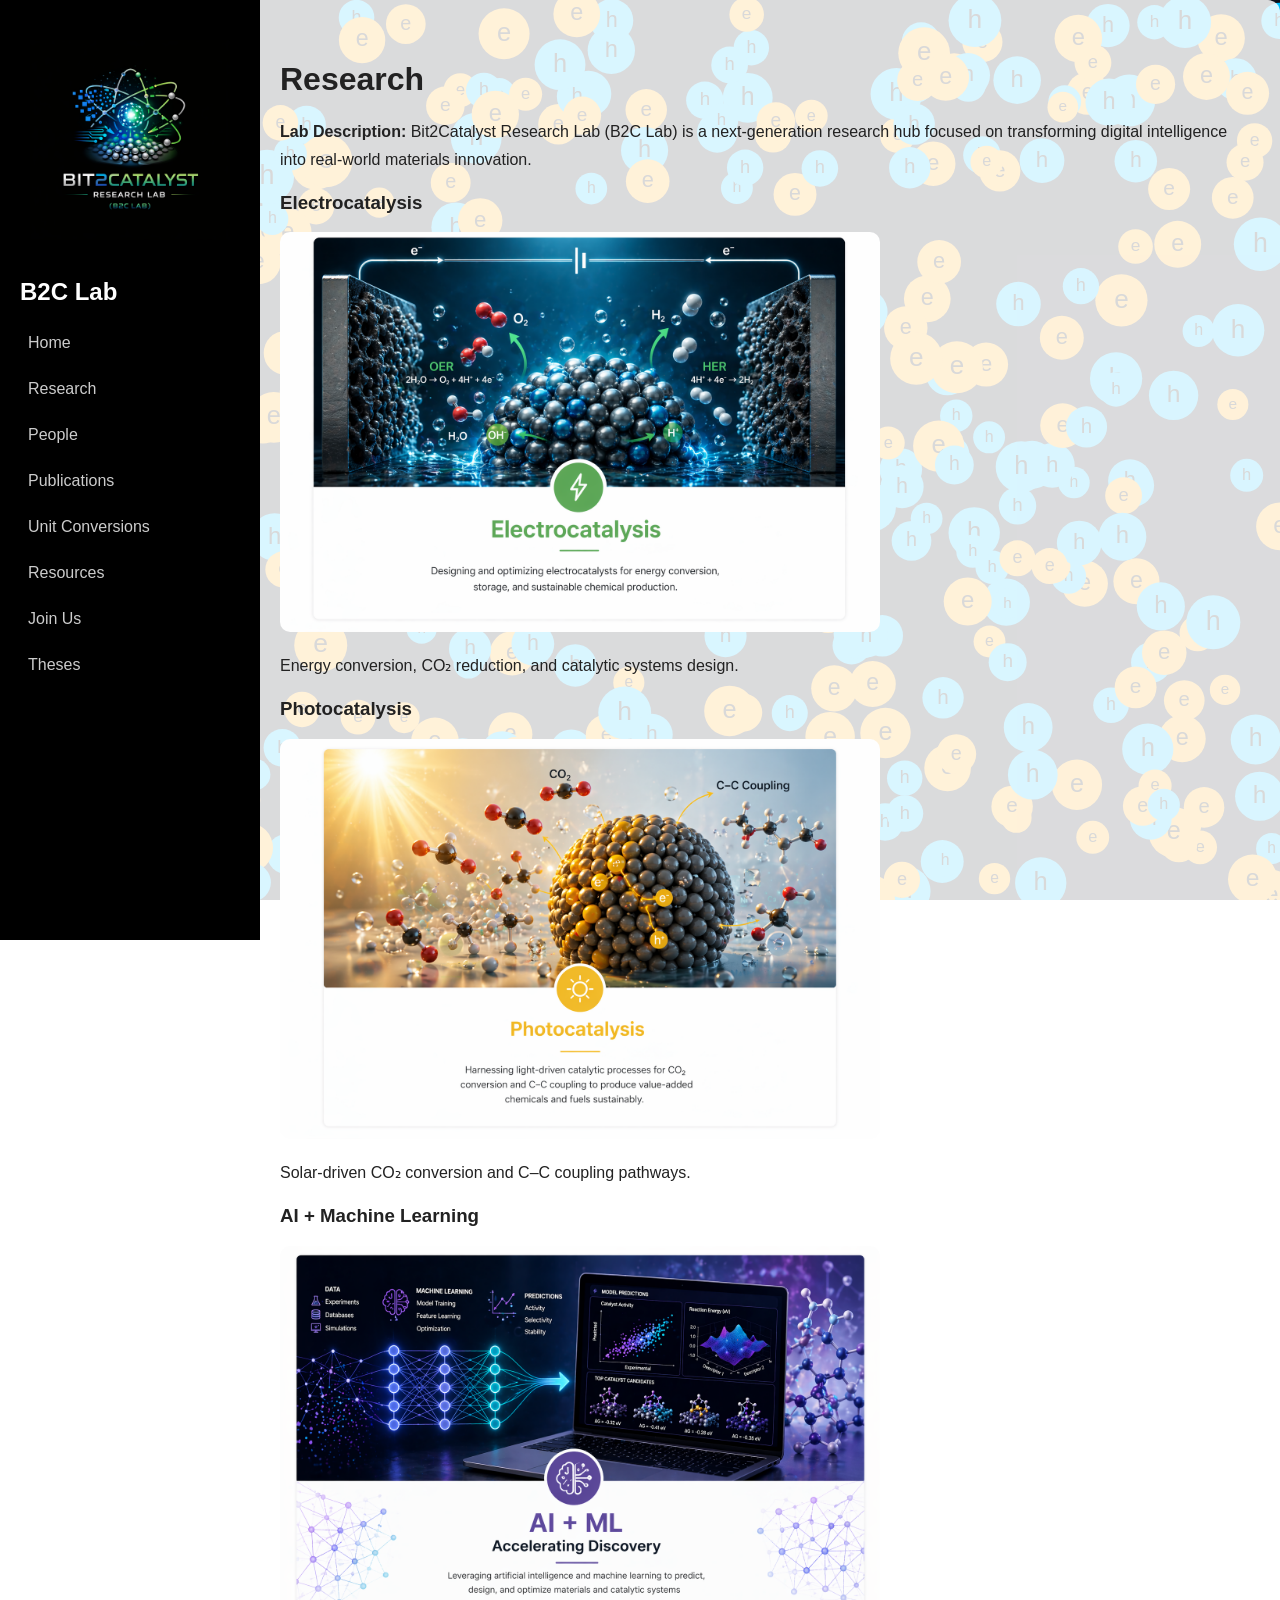
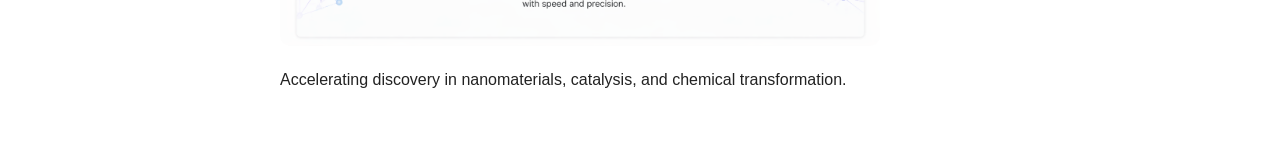
<file: research.html>
<!DOCTYPE html>
<html lang="en">
<head>
  <meta charset="UTF-8">
  <title>B2C Lab – Research</title>
  <link rel="stylesheet" href="style.css">
  <link rel="icon" href="logo.png">
</head>

<body>

<div class="sidebar">
  <a href="index.html"><img src="logo.png" class="logo"></a>
  <h2>B2C Lab</h2>
  <a href="index.html">Home</a>
  <a href="research.html">Research</a>
  <a href="people.html">People</a>
  <a href="publications.html">Publications</a>
  <a href="conversions.html">Unit Conversions</a>
  <a href="resources.html">Resources</a>
  <a href="join.html">Join Us</a>
  <a href="theses.html">Theses</a>
</div>

<!-- 🔥 REQUIRED (you missed this) -->
<canvas id="bg"></canvas>

<div class="content">

  <h1>Research</h1>

  <!-- SAME CONTEXT AS INDEX -->
  <p><b>Lab Description:</b> Bit2Catalyst Research Lab (B2C Lab) is a next-generation research hub focused on transforming digital intelligence into real-world materials innovation.</p>

  <!-- THEMES -->

 <div class="paper">
    <h3>Electrocatalysis</h3>
    <img src="electrocatalysis.png" style="width:100%; max-width:600px;">
    <p>Energy conversion, CO₂ reduction, and catalytic systems design.</p>
  </div>

  <div class="paper">
    <h3>Photocatalysis</h3>
    <img src="photocatalysis.png" style="width:100%; max-width:600px;">
    <p>Solar-driven CO₂ conversion and C–C coupling pathways.</p>
  </div>

  <div class="paper">
    <h3>AI + Machine Learning</h3>
    <img src="ai_ml.png" style="width:100%; max-width:600px;">
    <p>Accelerating discovery in nanomaterials, catalysis, and chemical transformation.</p>
  </div>

</div>

<!-- 🔥 REQUIRED -->
<script src="script.js"></script>

</body>
</html>
</file>
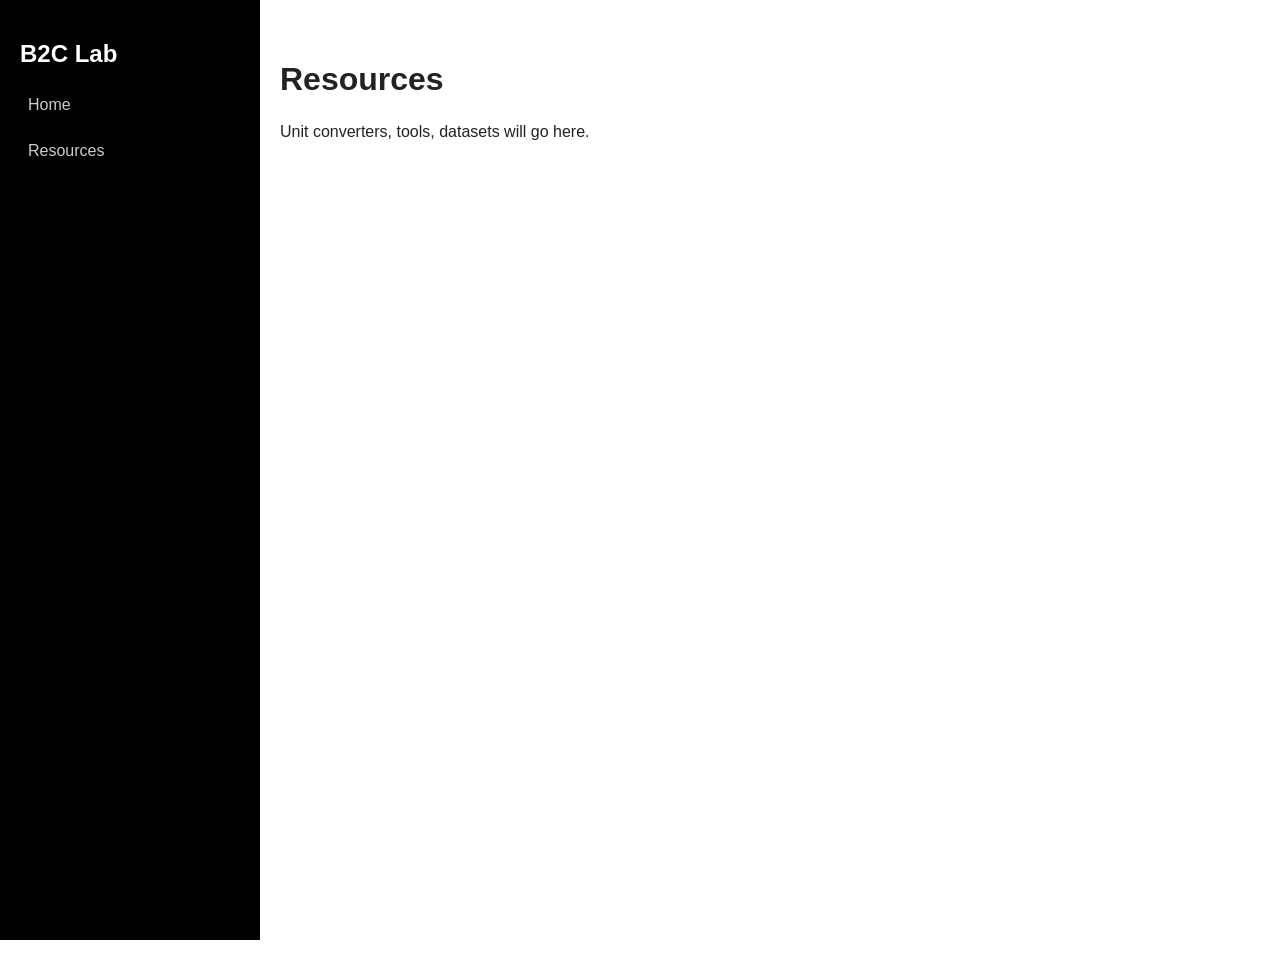
<file: resources.html>
<!DOCTYPE html>
<html>
<head>
  <link rel="stylesheet" href="style.css">
</head>
<body>
<div class="sidebar">
  <a href="index.html">
  <img src="logo.png" class="logo">
    <link rel="icon" href="logo.png">
</a>
  <h2>B2C Lab</h2>
<a href="index.html">Home</a>
<a href="research.html">Research</a>
<a href="people.html">People</a>
<a href="publications.html">Publications</a>
<a href="conversions.html">Unit Conversions</a>
<a href="resources.html">Resources</a>
<a href="join.html">Join Us</a>
<a href="theses.html">Theses</a>
</div>
<div class="sidebar">
  <h2>B2C Lab</h2>
  <a href="index.html">Home</a>
  <a href="resources.html">Resources</a>
</div>

<div class="content">
  <h1>Resources</h1>
  <p>Unit converters, tools, datasets will go here.</p>
</div>

</body>
</html>
</file>
<file: style.css>
body {
  margin: 0;
  font-family: Arial;
}

/* Sidebar */
.sidebar {
  position: fixed;
  width: 220px;
  height: 100%;
  background: #000;
  color: white;
  padding: 20px;
  z-index: 100;
}

.logo {
  width: 200px;
  display: block;
  margin: 0 auto 10px auto;
}

.sidebar a {
  color: #ccc;
  display: block;
  margin: 12px 0;
  text-decoration: none;
  padding: 8px;
  border-radius: 5px;
  transition: 0.2s;
}

.sidebar a:hover {
  background: #111;
  color: #00ff9c;
}

/* 🔥 FIXED CONTENT (MERGED BLOCKS) */
.content {
  position: relative;
  margin-left: 240px;
  padding: 40px;
  min-height: 100vh;

  background: rgba(255,255,255,0.85);  /* 🔥 FIX */
  color: #222;

  z-index: 10;
  border-radius: 12px;
}

/* Headings */
h1 {
  margin-bottom: 20px;
}

p {
  line-height: 1.7;
}

/* Cards */
.card {
  background: white;
  padding: 20px;
  border-radius: 10px;
  display: grid;
  grid-template-columns: 1fr;
  gap: 12px;
  max-width: 600px;
}

/* Inputs */
input {
  padding: 10px;
  border-radius: 6px;
  border: 1px solid #ccc;
}

/* Row layout */
.row {
  display: flex;
  align-items: center;
  gap: 10px;
}

.row span {
  min-width: 50px;
  font-weight: bold;
}

/* 🔥 FIXED CANVAS */
#bg {
  position: fixed;
  top: 0;
  left: 220px;                       /* FIXED */
  width: calc(100% - 220px);         /* FIXED */
  height: 100%;

  z-index: -1;
  pointer-events: none;
  background: #0b0f1a;
}
.row-2 {
  display: flex;
  gap: 20px;
  justify-content: space-between;
}

.row-2 .paper {
  flex: 1;
}

/* Center AI block */
.center {
  max-width: 600px;
  margin: 40px auto;
  text-align: center;
}

/* Clean image sizing */
.paper img {
  width: 100%;
  border-radius: 10px;
}
</file>
